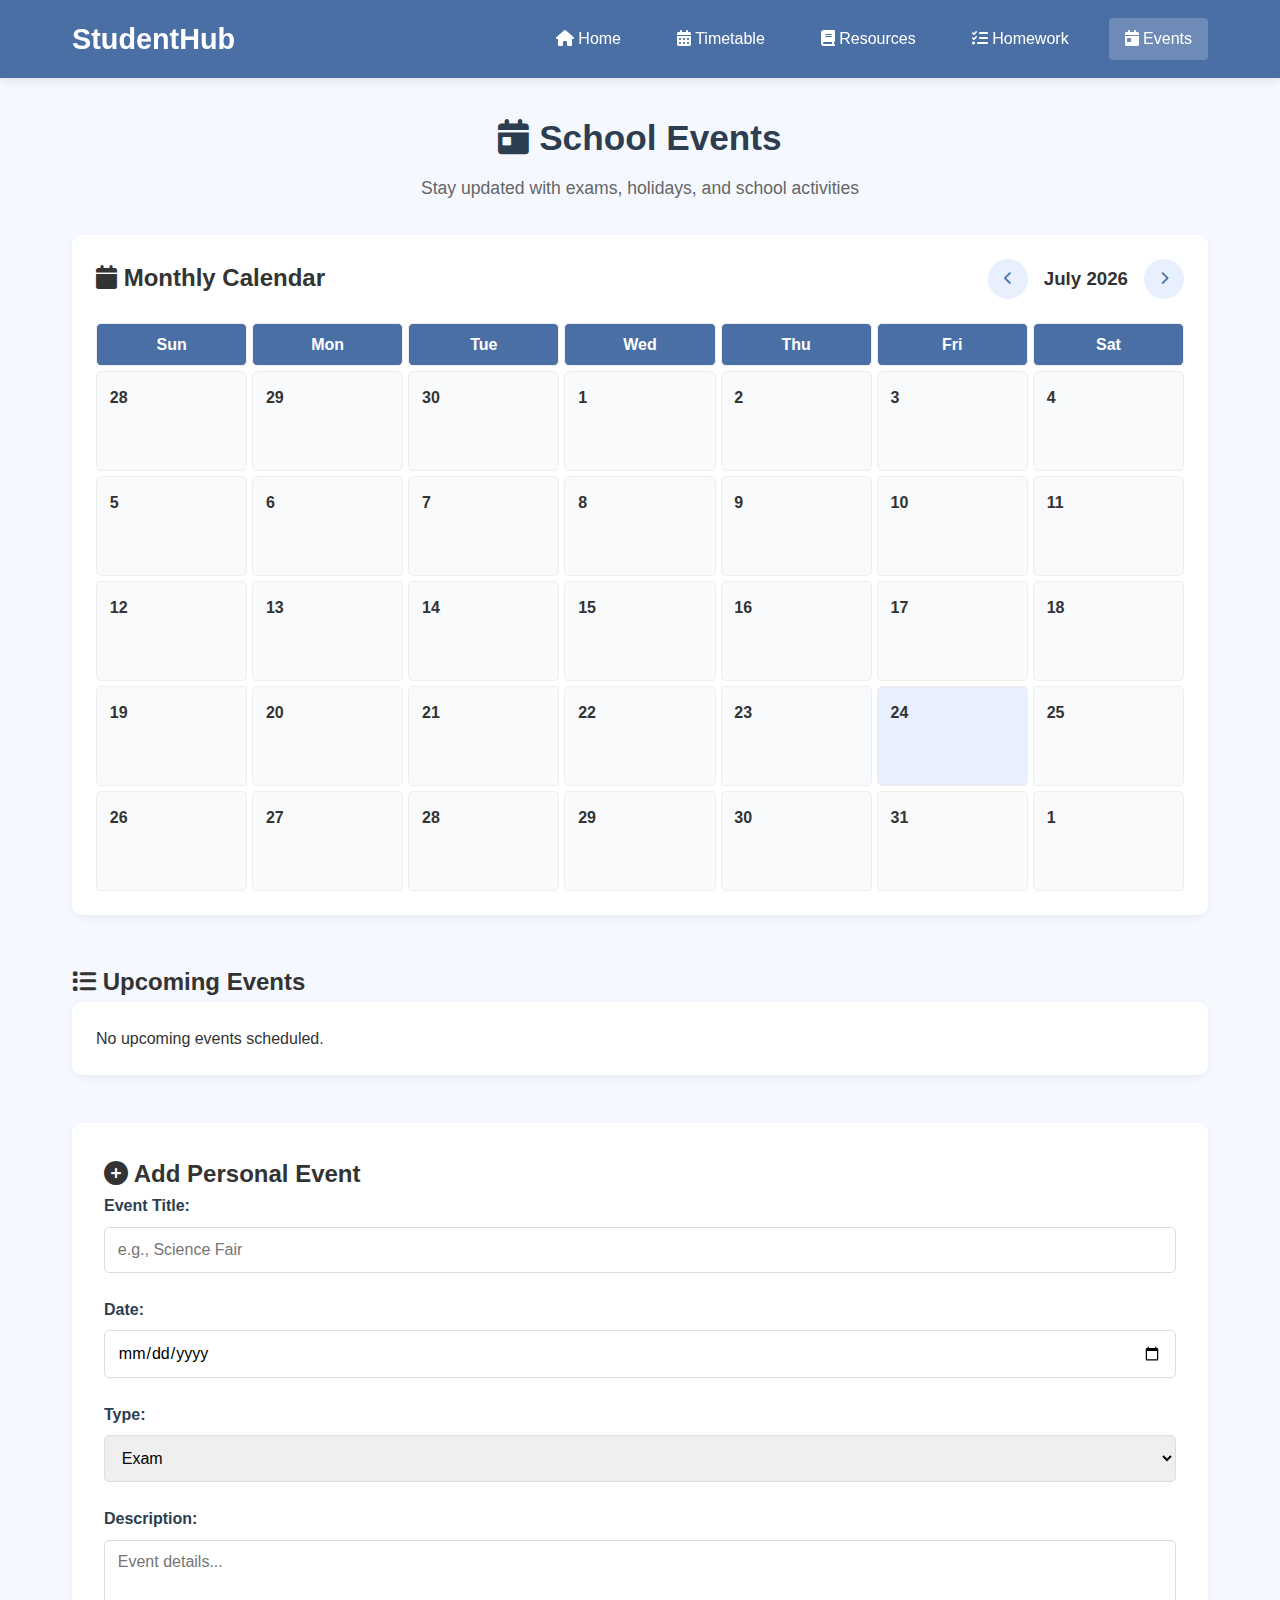
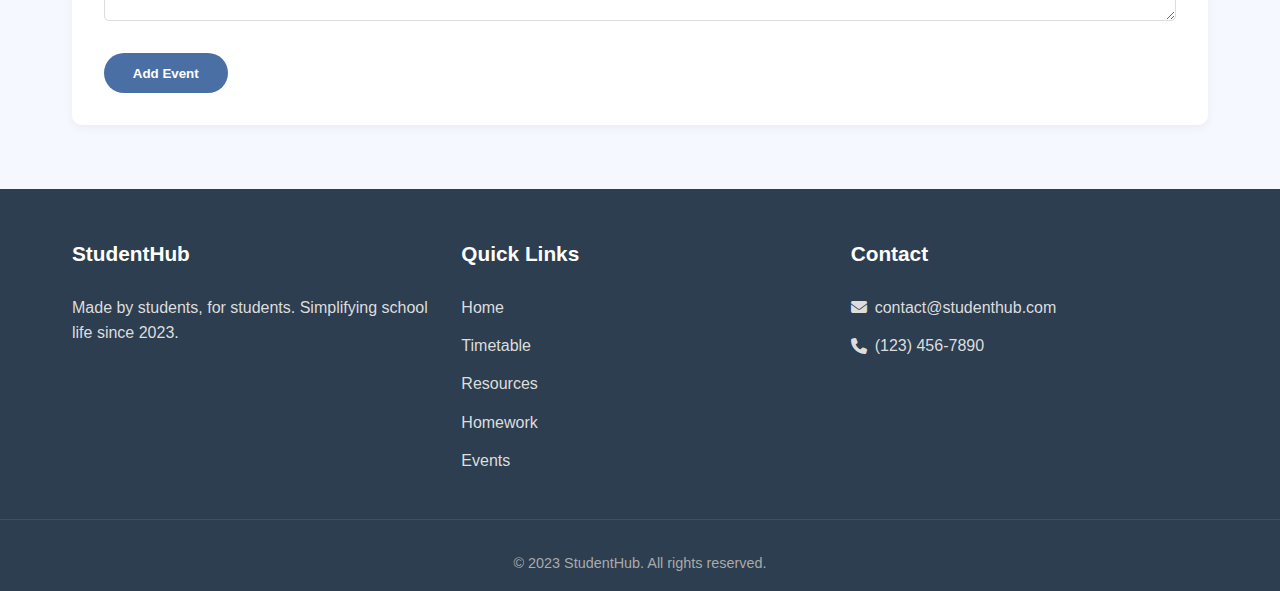
<file: StudentHub/events.html>
<!DOCTYPE html>
<html lang="en">
<head>
    <meta charset="UTF-8">
    <meta name="viewport" content="width=device-width, initial-scale=1.0">
    <title>StudentHub - School Events</title>
    <link rel="stylesheet" href="style.css">
    <link rel="stylesheet" href="https://cdnjs.cloudflare.com/ajax/libs/font-awesome/6.4.0/css/all.min.css">
</head>
<body>
    <!-- Navigation -->
    <nav class="navbar">
        <div class="nav-container">
            <a href="index.html" class="logo">StudentHub</a>
            <div class="nav-links">
                <a href="index.html"><i class="fas fa-home"></i> Home</a>
                <a href="timetable.html"><i class="fas fa-calendar-alt"></i> Timetable</a>
                <a href="resources.html"><i class="fas fa-book"></i> Resources</a>
                <a href="homework.html"><i class="fas fa-tasks"></i> Homework</a>
                <a href="events.html" class="active"><i class="fas fa-calendar-day"></i> Events</a>
                <a href="javascript:void(0);" class="icon" onclick="toggleMenu()">
                    <i class="fa fa-bars"></i>
                </a>
            </div>
        </div>
    </nav>

    <!-- Main Content -->
    <main class="page-content">
        <div class="page-header">
            <h1><i class="fas fa-calendar-day"></i> School Events</h1>
            <p>Stay updated with exams, holidays, and school activities</p>
        </div>
        
        <!-- Calendar View -->
        <div class="calendar-section">
            <div class="calendar-header">
                <h2><i class="fas fa-calendar"></i> Monthly Calendar</h2>
                <div class="calendar-nav">
                    <button id="prevMonth"><i class="fas fa-chevron-left"></i></button>
                    <h3 id="currentMonth">October 2023</h3>
                    <button id="nextMonth"><i class="fas fa-chevron-right"></i></button>
                </div>
            </div>
            <div class="calendar" id="calendar">
                <!-- Calendar will be generated by JavaScript -->
            </div>
        </div>
        
        <!-- Upcoming Events -->
        <div class="upcoming-events">
            <h2><i class="fas fa-list"></i> Upcoming Events</h2>
            <div class="events-list" id="eventsList">
                <!-- Events will be populated by JavaScript -->
            </div>
        </div>
        
        <!-- Add Event Form -->
        <div class="add-event">
            <h2><i class="fas fa-plus-circle"></i> Add Personal Event</h2>
            <form id="eventForm">
                <div class="form-group">
                    <label for="eventTitle">Event Title:</label>
                    <input type="text" id="eventTitle" placeholder="e.g., Science Fair" required>
                </div>
                <div class="form-group">
                    <label for="eventDate">Date:</label>
                    <input type="date" id="eventDate" required>
                </div>
                <div class="form-group">
                    <label for="eventType">Type:</label>
                    <select id="eventType" required>
                        <option value="exam">Exam</option>
                        <option value="holiday">Holiday</option>
                        <option value="activity">School Activity</option>
                        <option value="personal">Personal</option>
                        <option value="other">Other</option>
                    </select>
                </div>
                <div class="form-group">
                    <label for="eventDescription">Description:</label>
                    <textarea id="eventDescription" rows="3" placeholder="Event details..."></textarea>
                </div>
                <button type="submit" class="btn">Add Event</button>
            </form>
        </div>
    </main>

    <!-- Footer -->
    <footer>
        <div class="footer-content">
            <div class="footer-section">
                <h3>StudentHub</h3>
                <p>Made by students, for students. Simplifying school life since 2023.</p>
            </div>
            <div class="footer-section">
                <h3>Quick Links</h3>
                <a href="index.html">Home</a>
                <a href="timetable.html">Timetable</a>
                <a href="resources.html">Resources</a>
                <a href="homework.html">Homework</a>
                <a href="events.html">Events</a>
            </div>
            <div class="footer-section">
                <h3>Contact</h3>
                <p><i class="fas fa-envelope"></i> contact@studenthub.com</p>
                <p><i class="fas fa-phone"></i> (123) 456-7890</p>
            </div>
        </div>
        <div class="footer-bottom">
            <p>&copy; 2023 StudentHub. All rights reserved.</p>
        </div>
    </footer>

    <script src="script.js"></script>
</body>
</html>
</file>
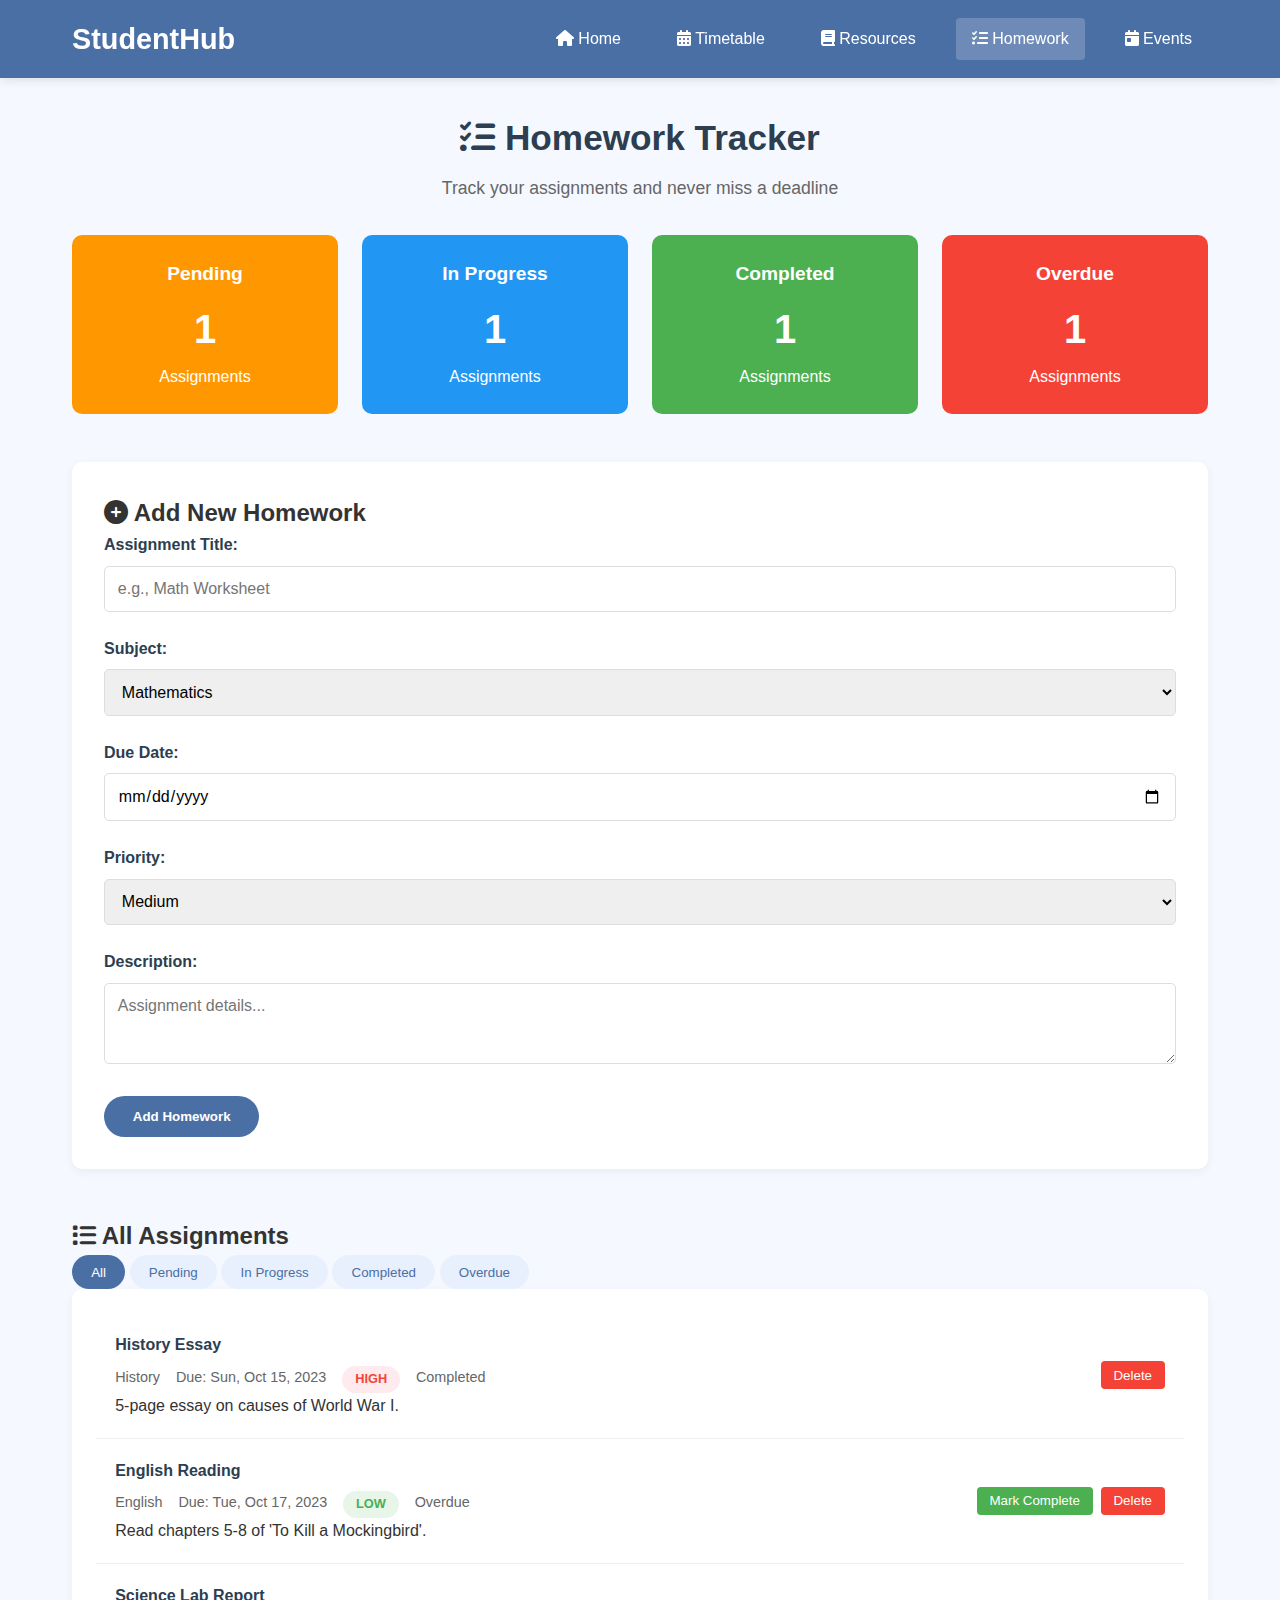
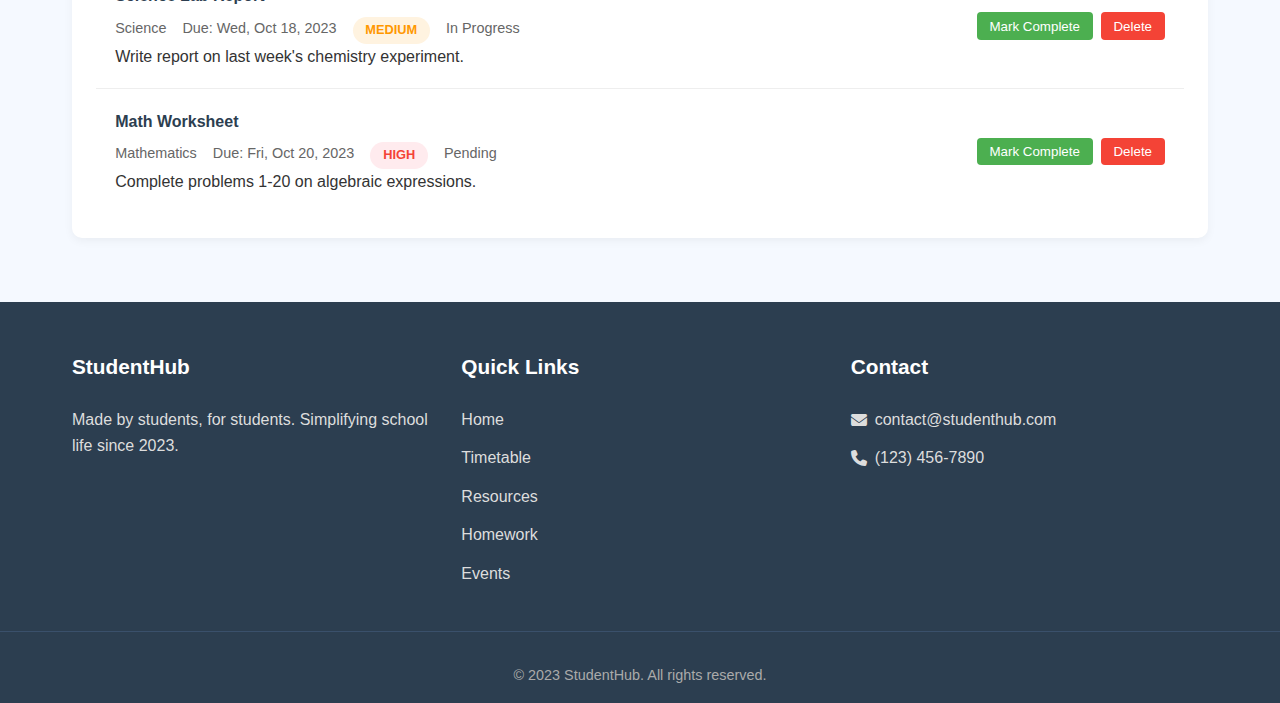
<file: StudentHub/homework.html>
<!DOCTYPE html>
<html lang="en">
<head>
    <meta charset="UTF-8">
    <meta name="viewport" content="width=device-width, initial-scale=1.0">
    <title>StudentHub - Homework Tracker</title>
    <link rel="stylesheet" href="style.css">
    <link rel="stylesheet" href="https://cdnjs.cloudflare.com/ajax/libs/font-awesome/6.4.0/css/all.min.css">
</head>
<body>
    <!-- Navigation -->
    <nav class="navbar">
        <div class="nav-container">
            <a href="index.html" class="logo">StudentHub</a>
            <div class="nav-links">
                <a href="index.html"><i class="fas fa-home"></i> Home</a>
                <a href="timetable.html"><i class="fas fa-calendar-alt"></i> Timetable</a>
                <a href="resources.html"><i class="fas fa-book"></i> Resources</a>
                <a href="homework.html" class="active"><i class="fas fa-tasks"></i> Homework</a>
                <a href="events.html"><i class="fas fa-calendar-day"></i> Events</a>
                <a href="javascript:void(0);" class="icon" onclick="toggleMenu()">
                    <i class="fa fa-bars"></i>
                </a>
            </div>
        </div>
    </nav>

    <!-- Main Content -->
    <main class="page-content">
        <div class="page-header">
            <h1><i class="fas fa-tasks"></i> Homework Tracker</h1>
            <p>Track your assignments and never miss a deadline</p>
        </div>
        
        <!-- Homework Summary -->
        <div class="summary-cards">
            <div class="summary-card pending">
                <h3>Pending</h3>
                <p id="pendingCount">0</p>
                <p>Assignments</p>
            </div>
            <div class="summary-card in-progress">
                <h3>In Progress</h3>
                <p id="inProgressCount">0</p>
                <p>Assignments</p>
            </div>
            <div class="summary-card completed">
                <h3>Completed</h3>
                <p id="completedCount">0</p>
                <p>Assignments</p>
            </div>
            <div class="summary-card overdue">
                <h3>Overdue</h3>
                <p id="overdueCount">0</p>
                <p>Assignments</p>
            </div>
        </div>
        
        <!-- Add Homework Form -->
        <div class="add-homework">
            <h2><i class="fas fa-plus-circle"></i> Add New Homework</h2>
            <form id="homeworkForm">
                <div class="form-group">
                    <label for="hwTitle">Assignment Title:</label>
                    <input type="text" id="hwTitle" placeholder="e.g., Math Worksheet" required>
                </div>
                <div class="form-group">
                    <label for="hwSubject">Subject:</label>
                    <select id="hwSubject" required>
                        <option value="math">Mathematics</option>
                        <option value="science">Science</option>
                        <option value="english">English</option>
                        <option value="history">History</option>
                        <option value="art">Art & Music</option>
                        <option value="other">Other</option>
                    </select>
                </div>
                <div class="form-group">
                    <label for="hwDueDate">Due Date:</label>
                    <input type="date" id="hwDueDate" required>
                </div>
                <div class="form-group">
                    <label for="hwPriority">Priority:</label>
                    <select id="hwPriority" required>
                        <option value="low">Low</option>
                        <option value="medium" selected>Medium</option>
                        <option value="high">High</option>
                    </select>
                </div>
                <div class="form-group">
                    <label for="hwDescription">Description:</label>
                    <textarea id="hwDescription" rows="3" placeholder="Assignment details..."></textarea>
                </div>
                <button type="submit" class="btn">Add Homework</button>
            </form>
        </div>
        
        <!-- Homework List -->
        <div class="homework-list">
            <h2><i class="fas fa-list"></i> All Assignments</h2>
            <div class="filter-options">
                <button class="filter-btn active" data-filter="all">All</button>
                <button class="filter-btn" data-filter="pending">Pending</button>
                <button class="filter-btn" data-filter="in-progress">In Progress</button>
                <button class="filter-btn" data-filter="completed">Completed</button>
                <button class="filter-btn" data-filter="overdue">Overdue</button>
            </div>
            <div class="assignments-container" id="assignmentsContainer">
                <!-- Assignments will be populated by JavaScript -->
            </div>
        </div>
    </main>

    <!-- Footer -->
    <footer>
        <div class="footer-content">
            <div class="footer-section">
                <h3>StudentHub</h3>
                <p>Made by students, for students. Simplifying school life since 2023.</p>
            </div>
            <div class="footer-section">
                <h3>Quick Links</h3>
                <a href="index.html">Home</a>
                <a href="timetable.html">Timetable</a>
                <a href="resources.html">Resources</a>
                <a href="homework.html">Homework</a>
                <a href="events.html">Events</a>
            </div>
            <div class="footer-section">
                <h3>Contact</h3>
                <p><i class="fas fa-envelope"></i> contact@studenthub.com</p>
                <p><i class="fas fa-phone"></i> (123) 456-7890</p>
            </div>
        </div>
        <div class="footer-bottom">
            <p>&copy; 2023 StudentHub. All rights reserved.</p>
        </div>
    </footer>

    <script src="script.js"></script>
</body>
</html>
</file>
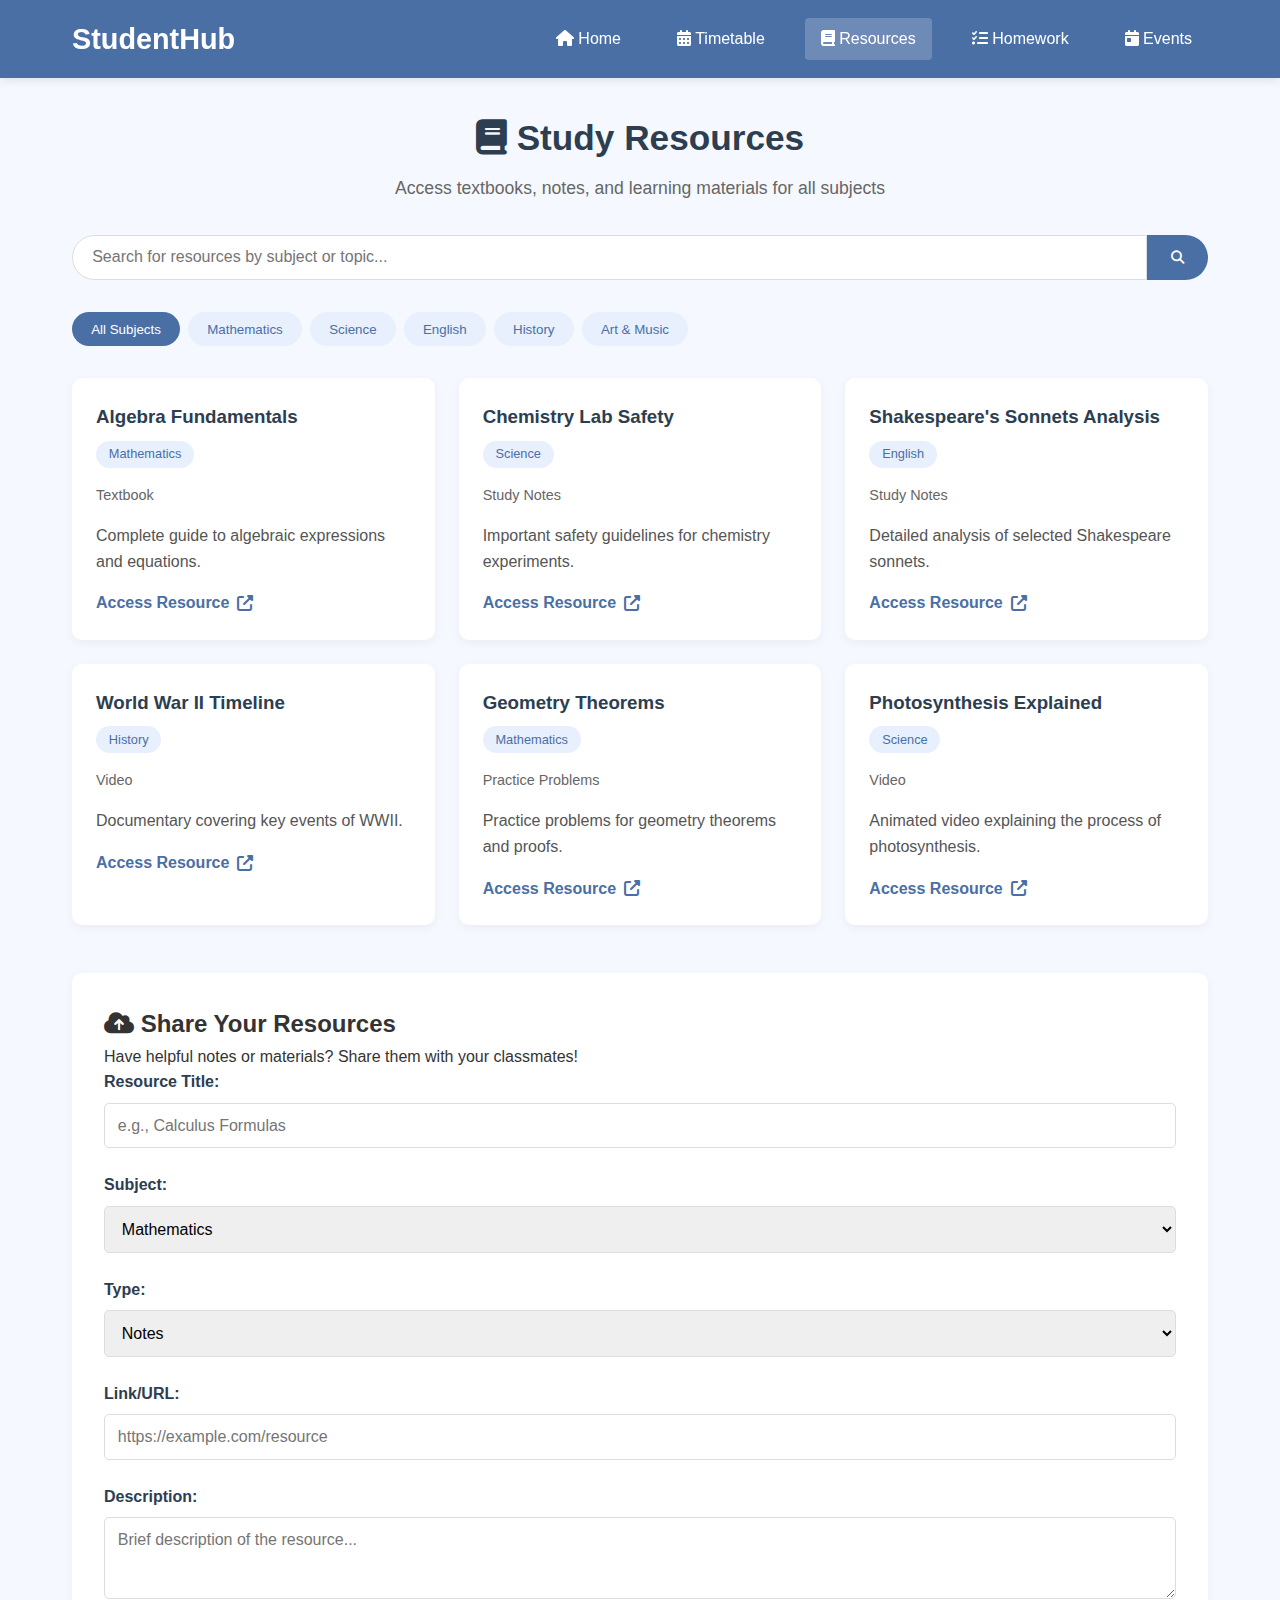
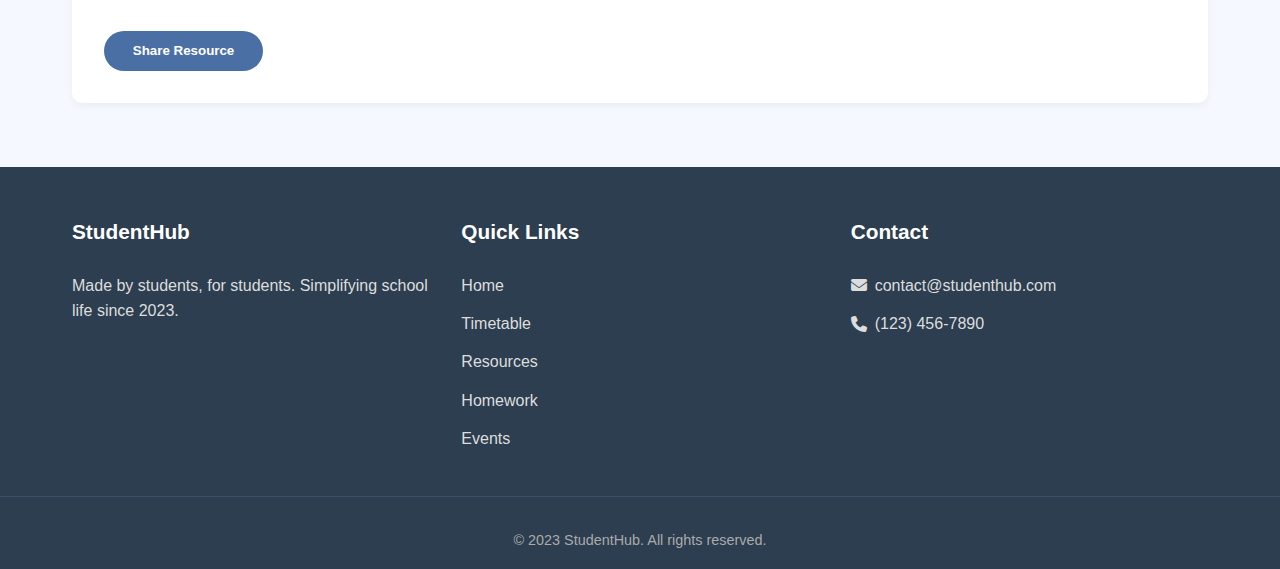
<file: StudentHub/resources.html>
<!DOCTYPE html>
<html lang="en">
<head>
    <meta charset="UTF-8">
    <meta name="viewport" content="width=device-width, initial-scale=1.0">
    <title>StudentHub - Study Resources</title>
    <link rel="stylesheet" href="style.css">
    <link rel="stylesheet" href="https://cdnjs.cloudflare.com/ajax/libs/font-awesome/6.4.0/css/all.min.css">
</head>
<body>
    <!-- Navigation -->
    <nav class="navbar">
        <div class="nav-container">
            <a href="index.html" class="logo">StudentHub</a>
            <div class="nav-links">
                <a href="index.html"><i class="fas fa-home"></i> Home</a>
                <a href="timetable.html"><i class="fas fa-calendar-alt"></i> Timetable</a>
                <a href="resources.html" class="active"><i class="fas fa-book"></i> Resources</a>
                <a href="homework.html"><i class="fas fa-tasks"></i> Homework</a>
                <a href="events.html"><i class="fas fa-calendar-day"></i> Events</a>
                <a href="javascript:void(0);" class="icon" onclick="toggleMenu()">
                    <i class="fa fa-bars"></i>
                </a>
            </div>
        </div>
    </nav>

    <!-- Main Content -->
    <main class="page-content">
        <div class="page-header">
            <h1><i class="fas fa-book"></i> Study Resources</h1>
            <p>Access textbooks, notes, and learning materials for all subjects</p>
        </div>
        
        <!-- Search Bar -->
        <div class="search-container">
            <input type="text" id="resourceSearch" placeholder="Search for resources by subject or topic...">
            <button id="searchBtn"><i class="fas fa-search"></i></button>
        </div>
        
        <!-- Subject Filters -->
        <div class="subject-filters">
            <button class="filter-btn active" data-filter="all">All Subjects</button>
            <button class="filter-btn" data-filter="math">Mathematics</button>
            <button class="filter-btn" data-filter="science">Science</button>
            <button class="filter-btn" data-filter="english">English</button>
            <button class="filter-btn" data-filter="history">History</button>
            <button class="filter-btn" data-filter="art">Art & Music</button>
        </div>
        
        <!-- Resources Grid -->
        <div class="resources-grid">
            <!-- Resource cards will be populated by JavaScript -->
        </div>
        
        <!-- Upload Section -->
        <div class="upload-section">
            <h2><i class="fas fa-cloud-upload-alt"></i> Share Your Resources</h2>
            <p>Have helpful notes or materials? Share them with your classmates!</p>
            <form id="uploadForm">
                <div class="form-group">
                    <label for="resourceTitle">Resource Title:</label>
                    <input type="text" id="resourceTitle" placeholder="e.g., Calculus Formulas" required>
                </div>
                <div class="form-group">
                    <label for="resourceSubject">Subject:</label>
                    <select id="resourceSubject" required>
                        <option value="math">Mathematics</option>
                        <option value="science">Science</option>
                        <option value="english">English</option>
                        <option value="history">History</option>
                        <option value="art">Art & Music</option>
                        <option value="other">Other</option>
                    </select>
                </div>
                <div class="form-group">
                    <label for="resourceType">Type:</label>
                    <select id="resourceType" required>
                        <option value="notes">Notes</option>
                        <option value="textbook">Textbook</option>
                        <option value="video">Video</option>
                        <option value="practice">Practice Problems</option>
                        <option value="other">Other</option>
                    </select>
                </div>
                <div class="form-group">
                    <label for="resourceLink">Link/URL:</label>
                    <input type="url" id="resourceLink" placeholder="https://example.com/resource" required>
                </div>
                <div class="form-group">
                    <label for="resourceDescription">Description:</label>
                    <textarea id="resourceDescription" rows="3" placeholder="Brief description of the resource..."></textarea>
                </div>
                <button type="submit" class="btn">Share Resource</button>
            </form>
        </div>
    </main>

    <!-- Footer -->
    <footer>
        <div class="footer-content">
            <div class="footer-section">
                <h3>StudentHub</h3>
                <p>Made by students, for students. Simplifying school life since 2023.</p>
            </div>
            <div class="footer-section">
                <h3>Quick Links</h3>
                <a href="index.html">Home</a>
                <a href="timetable.html">Timetable</a>
                <a href="resources.html">Resources</a>
                <a href="homework.html">Homework</a>
                <a href="events.html">Events</a>
            </div>
            <div class="footer-section">
                <h3>Contact</h3>
                <p><i class="fas fa-envelope"></i> contact@studenthub.com</p>
                <p><i class="fas fa-phone"></i> (123) 456-7890</p>
            </div>
        </div>
        <div class="footer-bottom">
            <p>&copy; 2023 StudentHub. All rights reserved.</p>
        </div>
    </footer>

    <script src="script.js"></script>
</body>
</html>
</file>
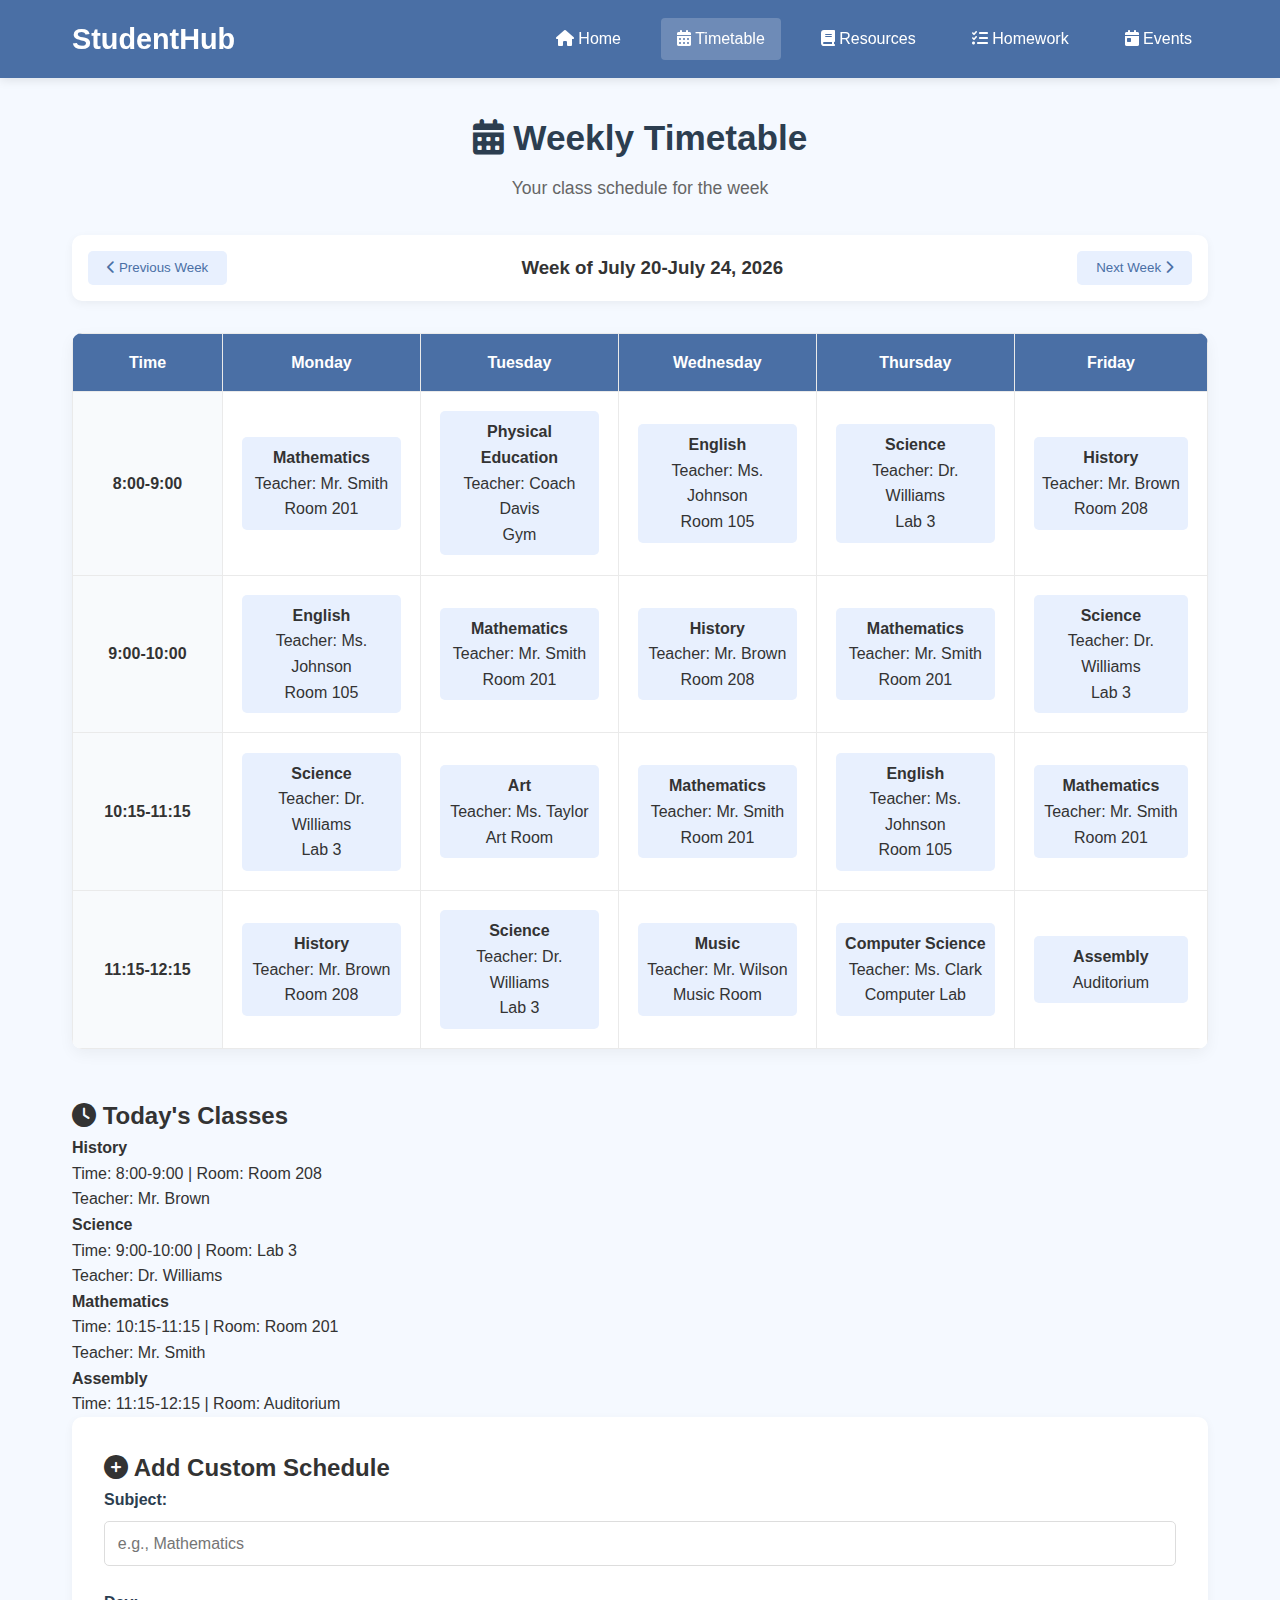
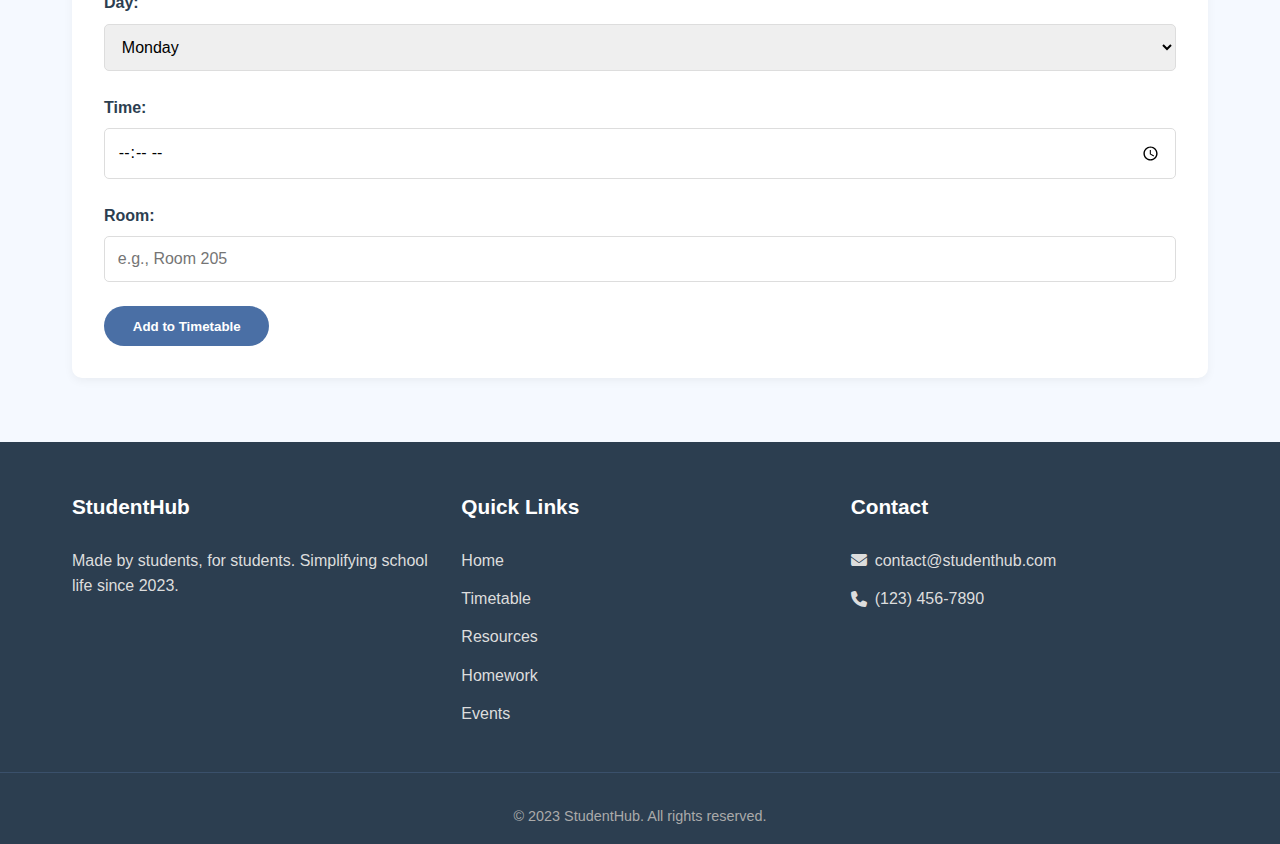
<file: StudentHub/timetable.html>
<!DOCTYPE html>
<html lang="en">
<head>
    <meta charset="UTF-8">
    <meta name="viewport" content="width=device-width, initial-scale=1.0">
    <title>StudentHub - Timetable</title>
    <link rel="stylesheet" href="style.css">
    <link rel="stylesheet" href="https://cdnjs.cloudflare.com/ajax/libs/font-awesome/6.4.0/css/all.min.css">
</head>
<body>
    <!-- Navigation -->
    <nav class="navbar">
        <div class="nav-container">
            <a href="index.html" class="logo">StudentHub</a>
            <div class="nav-links">
                <a href="index.html"><i class="fas fa-home"></i> Home</a>
                <a href="timetable.html" class="active"><i class="fas fa-calendar-alt"></i> Timetable</a>
                <a href="resources.html"><i class="fas fa-book"></i> Resources</a>
                <a href="homework.html"><i class="fas fa-tasks"></i> Homework</a>
                <a href="events.html"><i class="fas fa-calendar-day"></i> Events</a>
                <a href="javascript:void(0);" class="icon" onclick="toggleMenu()">
                    <i class="fa fa-bars"></i>
                </a>
            </div>
        </div>
    </nav>

    <!-- Main Content -->
    <main class="page-content">
        <div class="page-header">
            <h1><i class="fas fa-calendar-alt"></i> Weekly Timetable</h1>
            <p>Your class schedule for the week</p>
        </div>
        
        <!-- Week Selector -->
        <div class="week-selector">
            <button id="prevWeek"><i class="fas fa-chevron-left"></i> Previous Week</button>
            <h3 id="currentWeek">Week of October 16-20, 2023</h3>
            <button id="nextWeek">Next Week <i class="fas fa-chevron-right"></i></button>
        </div>
        
        <!-- Timetable -->
        <div class="timetable-container">
            <table class="timetable">
                <thead>
                    <tr>
                        <th>Time</th>
                        <th>Monday</th>
                        <th>Tuesday</th>
                        <th>Wednesday</th>
                        <th>Thursday</th>
                        <th>Friday</th>
                    </tr>
                </thead>
                <tbody id="timetableBody">
                    <!-- Timetable will be generated by JavaScript -->
                </tbody>
            </table>
        </div>
        
        <!-- Today's Classes -->
        <div class="todays-classes">
            <h2><i class="fas fa-clock"></i> Today's Classes</h2>
            <div class="classes-list" id="todaysClasses">
                <!-- Today's classes will be populated by JavaScript -->
            </div>
        </div>
        
        <!-- Add Custom Schedule -->
        <div class="add-schedule">
            <h2><i class="fas fa-plus-circle"></i> Add Custom Schedule</h2>
            <form id="scheduleForm">
                <div class="form-group">
                    <label for="subject">Subject:</label>
                    <input type="text" id="subject" placeholder="e.g., Mathematics" required>
                </div>
                <div class="form-group">
                    <label for="day">Day:</label>
                    <select id="day" required>
                        <option value="monday">Monday</option>
                        <option value="tuesday">Tuesday</option>
                        <option value="wednesday">Wednesday</option>
                        <option value="thursday">Thursday</option>
                        <option value="friday">Friday</option>
                    </select>
                </div>
                <div class="form-group">
                    <label for="time">Time:</label>
                    <input type="time" id="time" required>
                </div>
                <div class="form-group">
                    <label for="room">Room:</label>
                    <input type="text" id="room" placeholder="e.g., Room 205">
                </div>
                <button type="submit" class="btn">Add to Timetable</button>
            </form>
        </div>
    </main>

    <!-- Footer -->
    <footer>
        <div class="footer-content">
            <div class="footer-section">
                <h3>StudentHub</h3>
                <p>Made by students, for students. Simplifying school life since 2023.</p>
            </div>
            <div class="footer-section">
                <h3>Quick Links</h3>
                <a href="index.html">Home</a>
                <a href="timetable.html">Timetable</a>
                <a href="resources.html">Resources</a>
                <a href="homework.html">Homework</a>
                <a href="events.html">Events</a>
            </div>
            <div class="footer-section">
                <h3>Contact</h3>
                <p><i class="fas fa-envelope"></i> contact@studenthub.com</p>
                <p><i class="fas fa-phone"></i> (123) 456-7890</p>
            </div>
        </div>
        <div class="footer-bottom">
            <p>&copy; 2023 StudentHub. All rights reserved.</p>
        </div>
    </footer>

    <script src="script.js"></script>
</body>
</html>
</file>
<file: StudentHub/style.css>
/* Reset and Base Styles */
* {
    margin: 0;
    padding: 0;
    box-sizing: border-box;
    font-family: 'Segoe UI', Tahoma, Geneva, Verdana, sans-serif;
}

body {
    background-color: #f5f9ff;
    color: #333;
    line-height: 1.6;
}

/* Navigation */
.navbar {
    background-color: #4a6fa5;
    color: white;
    padding: 1rem 0;
    position: sticky;
    top: 0;
    z-index: 1000;
    box-shadow: 0 2px 10px rgba(0, 0, 0, 0.1);
}

.nav-container {
    max-width: 1200px;
    margin: 0 auto;
    display: flex;
    justify-content: space-between;
    align-items: center;
    padding: 0 2rem;
}

.logo {
    font-size: 1.8rem;
    font-weight: bold;
    color: white;
    text-decoration: none;
}

.nav-links {
    display: flex;
    gap: 1.5rem;
}

.nav-links a {
    color: white;
    text-decoration: none;
    font-weight: 500;
    padding: 0.5rem 1rem;
    border-radius: 4px;
    transition: background-color 0.3s;
}

.nav-links a:hover {
    background-color: rgba(255, 255, 255, 0.1);
}

.nav-links a.active {
    background-color: rgba(255, 255, 255, 0.2);
}

.icon {
    display: none;
}

/* Hero Section */
.hero {
    max-width: 1200px;
    margin: 2rem auto;
    padding: 2rem;
    display: flex;
    flex-wrap: wrap;
    align-items: center;
    justify-content: space-between;
    gap: 2rem;
}

.hero-content {
    flex: 1;
    min-width: 300px;
}

.hero h1 {
    font-size: 2.8rem;
    color: #2c3e50;
    margin-bottom: 1rem;
}

.hero p {
    font-size: 1.2rem;
    color: #555;
    margin-bottom: 2rem;
}

.hero-image {
    flex: 1;
    min-width: 300px;
    border-radius: 10px;
    overflow: hidden;
    box-shadow: 0 5px 15px rgba(0, 0, 0, 0.1);
}

.hero-image img {
    width: 100%;
    height: auto;
    display: block;
}

/* Buttons */
.btn {
    display: inline-block;
    background-color: #4a6fa5;
    color: white;
    padding: 0.8rem 1.8rem;
    border-radius: 30px;
    text-decoration: none;
    font-weight: 600;
    border: none;
    cursor: pointer;
    transition: background-color 0.3s, transform 0.3s;
}

.btn:hover {
    background-color: #3a5a8c;
    transform: translateY(-3px);
}

/* Features Section */
.features {
    max-width: 1200px;
    margin: 4rem auto;
    padding: 2rem;
}

.features h2 {
    text-align: center;
    color: #2c3e50;
    margin-bottom: 3rem;
    font-size: 2.2rem;
}

.features-grid {
    display: grid;
    grid-template-columns: repeat(auto-fit, minmax(250px, 1fr));
    gap: 2rem;
}

.feature-card {
    background-color: white;
    border-radius: 10px;
    padding: 2rem;
    box-shadow: 0 5px 15px rgba(0, 0, 0, 0.05);
    transition: transform 0.3s, box-shadow 0.3s;
}

.feature-card:hover {
    transform: translateY(-10px);
    box-shadow: 0 10px 25px rgba(0, 0, 0, 0.1);
}

.feature-icon {
    background-color: #e8f0fe;
    width: 70px;
    height: 70px;
    border-radius: 50%;
    display: flex;
    align-items: center;
    justify-content: center;
    margin-bottom: 1.5rem;
}

.feature-icon i {
    font-size: 1.8rem;
    color: #4a6fa5;
}

.feature-card h3 {
    color: #2c3e50;
    margin-bottom: 1rem;
}

.feature-card p {
    color: #666;
    margin-bottom: 1.5rem;
}

.feature-link {
    color: #4a6fa5;
    text-decoration: none;
    font-weight: 600;
}

/* Stats Section */
.stats {
    max-width: 1200px;
    margin: 4rem auto;
    padding: 2rem;
    display: grid;
    grid-template-columns: repeat(auto-fit, minmax(200px, 1fr));
    gap: 2rem;
    text-align: center;
}

.stat-item {
    background-color: white;
    padding: 2rem;
    border-radius: 10px;
    box-shadow: 0 5px 15px rgba(0, 0, 0, 0.05);
}

.stat-item h3 {
    font-size: 2.5rem;
    color: #4a6fa5;
    margin-bottom: 0.5rem;
}

.stat-item p {
    color: #666;
    font-weight: 500;
}

/* Page Content (for non-home pages) */
.page-content {
    max-width: 1200px;
    margin: 2rem auto;
    padding: 0 2rem;
}

.page-header {
    margin-bottom: 2rem;
    text-align: center;
}

.page-header h1 {
    color: #2c3e50;
    font-size: 2.2rem;
    margin-bottom: 0.5rem;
}

.page-header p {
    color: #666;
    font-size: 1.1rem;
}

/* Timetable Styles */
.week-selector {
    display: flex;
    justify-content: space-between;
    align-items: center;
    margin-bottom: 2rem;
    padding: 1rem;
    background-color: white;
    border-radius: 10px;
    box-shadow: 0 3px 10px rgba(0, 0, 0, 0.05);
}

.week-selector button {
    padding: 0.6rem 1.2rem;
    background-color: #e8f0fe;
    border: none;
    border-radius: 5px;
    cursor: pointer;
    font-weight: 500;
    color: #4a6fa5;
    transition: background-color 0.3s;
}

.week-selector button:hover {
    background-color: #d0e1ff;
}

.timetable-container {
    overflow-x: auto;
    margin-bottom: 3rem;
    background-color: white;
    border-radius: 10px;
    box-shadow: 0 5px 15px rgba(0, 0, 0, 0.05);
}

.timetable {
    width: 100%;
    border-collapse: collapse;
}

.timetable th, .timetable td {
    padding: 1rem;
    text-align: center;
    border: 1px solid #eaeaea;
}

.timetable th {
    background-color: #4a6fa5;
    color: white;
    font-weight: 600;
}

.timetable td {
    min-width: 150px;
}

.timetable .time-cell {
    background-color: #f8fafc;
    font-weight: 600;
}

.timetable .class-cell {
    background-color: #e8f0fe;
    border-radius: 5px;
    margin: 0.2rem;
    padding: 0.5rem;
}

/* Resources Styles */
.search-container {
    display: flex;
    margin-bottom: 2rem;
}

.search-container input {
    flex: 1;
    padding: 0.8rem 1.2rem;
    border: 1px solid #ddd;
    border-radius: 30px 0 0 30px;
    font-size: 1rem;
}

.search-container button {
    padding: 0.8rem 1.5rem;
    background-color: #4a6fa5;
    color: white;
    border: none;
    border-radius: 0 30px 30px 0;
    cursor: pointer;
}

.subject-filters {
    display: flex;
    flex-wrap: wrap;
    gap: 0.5rem;
    margin-bottom: 2rem;
}

.filter-btn {
    padding: 0.6rem 1.2rem;
    background-color: #e8f0fe;
    border: none;
    border-radius: 30px;
    cursor: pointer;
    font-weight: 500;
    color: #4a6fa5;
    transition: all 0.3s;
}

.filter-btn.active, .filter-btn:hover {
    background-color: #4a6fa5;
    color: white;
}

.resources-grid {
    display: grid;
    grid-template-columns: repeat(auto-fill, minmax(300px, 1fr));
    gap: 1.5rem;
    margin-bottom: 3rem;
}

.resource-card {
    background-color: white;
    border-radius: 10px;
    padding: 1.5rem;
    box-shadow: 0 3px 10px rgba(0, 0, 0, 0.05);
    transition: transform 0.3s;
}

.resource-card:hover {
    transform: translateY(-5px);
}

.resource-card h3 {
    color: #2c3e50;
    margin-bottom: 0.5rem;
}

.resource-card .subject {
    display: inline-block;
    padding: 0.2rem 0.8rem;
    background-color: #e8f0fe;
    color: #4a6fa5;
    border-radius: 30px;
    font-size: 0.8rem;
    margin-bottom: 1rem;
}

.resource-card .type {
    color: #666;
    font-size: 0.9rem;
    margin-bottom: 1rem;
}

.resource-card .description {
    color: #555;
    margin-bottom: 1rem;
}

.resource-card a {
    color: #4a6fa5;
    text-decoration: none;
    font-weight: 600;
    display: inline-flex;
    align-items: center;
    gap: 0.5rem;
}

/* Homework Styles */
.summary-cards {
    display: grid;
    grid-template-columns: repeat(auto-fit, minmax(200px, 1fr));
    gap: 1.5rem;
    margin-bottom: 3rem;
}

.summary-card {
    padding: 1.5rem;
    border-radius: 10px;
    color: white;
    text-align: center;
}

.summary-card h3 {
    font-size: 1.2rem;
    margin-bottom: 0.5rem;
}

.summary-card p:nth-child(2) {
    font-size: 2.5rem;
    font-weight: bold;
    margin-bottom: 0.2rem;
}

.summary-card.pending {
    background-color: #ff9800;
}

.summary-card.in-progress {
    background-color: #2196f3;
}

.summary-card.completed {
    background-color: #4caf50;
}

.summary-card.overdue {
    background-color: #f44336;
}

.assignments-container {
    background-color: white;
    border-radius: 10px;
    padding: 1.5rem;
    box-shadow: 0 3px 10px rgba(0, 0, 0, 0.05);
}

.assignment-item {
    padding: 1.2rem;
    border-bottom: 1px solid #eee;
    display: flex;
    justify-content: space-between;
    align-items: center;
    flex-wrap: wrap;
}

.assignment-item:last-child {
    border-bottom: none;
}

.assignment-info h4 {
    color: #2c3e50;
    margin-bottom: 0.5rem;
}

.assignment-meta {
    display: flex;
    gap: 1rem;
    color: #666;
    font-size: 0.9rem;
}

.priority {
    padding: 0.2rem 0.8rem;
    border-radius: 30px;
    font-size: 0.8rem;
    font-weight: 600;
}

.priority.high {
    background-color: #ffebee;
    color: #f44336;
}

.priority.medium {
    background-color: #fff3e0;
    color: #ff9800;
}

.priority.low {
    background-color: #e8f5e9;
    color: #4caf50;
}

.assignment-actions {
    display: flex;
    gap: 0.5rem;
}

.assignment-actions button {
    padding: 0.4rem 0.8rem;
    border: none;
    border-radius: 4px;
    cursor: pointer;
    font-weight: 500;
}

.btn-complete {
    background-color: #4caf50;
    color: white;
}

.btn-delete {
    background-color: #f44336;
    color: white;
}

/* Calendar Styles */
.calendar-section {
    background-color: white;
    border-radius: 10px;
    padding: 1.5rem;
    box-shadow: 0 3px 10px rgba(0, 0, 0, 0.05);
    margin-bottom: 3rem;
}

.calendar-header {
    display: flex;
    justify-content: space-between;
    align-items: center;
    margin-bottom: 1.5rem;
    flex-wrap: wrap;
}

.calendar-nav {
    display: flex;
    align-items: center;
    gap: 1rem;
}

.calendar-nav button {
    background-color: #e8f0fe;
    border: none;
    width: 40px;
    height: 40px;
    border-radius: 50%;
    cursor: pointer;
    color: #4a6fa5;
    font-weight: bold;
    transition: background-color 0.3s;
}

.calendar-nav button:hover {
    background-color: #d0e1ff;
}

.calendar {
    display: grid;
    grid-template-columns: repeat(7, 1fr);
    gap: 5px;
}

.calendar-day {
    background-color: #f8fafc;
    padding: 0.8rem;
    min-height: 100px;
    border-radius: 5px;
    border: 1px solid #eee;
}

.calendar-day.header {
    background-color: #4a6fa5;
    color: white;
    text-align: center;
    font-weight: 600;
    padding: 0.5rem;
    min-height: auto;
}

.calendar-day .date {
    font-weight: 600;
    margin-bottom: 0.5rem;
}

.calendar-day .event {
    background-color: #e8f0fe;
    padding: 0.2rem 0.5rem;
    border-radius: 3px;
    margin-bottom: 0.3rem;
    font-size: 0.8rem;
    color: #4a6fa5;
}

.events-list {
    background-color: white;
    border-radius: 10px;
    padding: 1.5rem;
    box-shadow: 0 3px 10px rgba(0, 0, 0, 0.05);
    margin-bottom: 3rem;
}

.event-item {
    padding: 1rem;
    border-left: 4px solid #4a6fa5;
    margin-bottom: 1rem;
    background-color: #f8fafc;
    border-radius: 0 5px 5px 0;
}

.event-item h4 {
    color: #2c3e50;
    margin-bottom: 0.5rem;
}

.event-item .event-date {
    color: #666;
    font-size: 0.9rem;
    margin-bottom: 0.5rem;
}

/* Form Styles */
.add-schedule, .upload-section, .add-homework, .add-event {
    background-color: white;
    border-radius: 10px;
    padding: 2rem;
    box-shadow: 0 3px 10px rgba(0, 0, 0, 0.05);
    margin-bottom: 3rem;
}

.form-group {
    margin-bottom: 1.5rem;
}

.form-group label {
    display: block;
    margin-bottom: 0.5rem;
    font-weight: 600;
    color: #2c3e50;
}

.form-group input, 
.form-group select, 
.form-group textarea {
    width: 100%;
    padding: 0.8rem;
    border: 1px solid #ddd;
    border-radius: 5px;
    font-size: 1rem;
}

.form-group textarea {
    resize: vertical;
}

/* Footer */
footer {
    background-color: #2c3e50;
    color: white;
    padding: 3rem 0 1rem;
    margin-top: 4rem;
}

.footer-content {
    max-width: 1200px;
    margin: 0 auto;
    display: grid;
    grid-template-columns: repeat(auto-fit, minmax(250px, 1fr));
    gap: 2rem;
    padding: 0 2rem;
}

.footer-section h3 {
    margin-bottom: 1.5rem;
    font-size: 1.3rem;
}

.footer-section a {
    display: block;
    color: #ddd;
    text-decoration: none;
    margin-bottom: 0.8rem;
    transition: color 0.3s;
}

.footer-section a:hover {
    color: white;
}

.footer-section p {
    color: #ddd;
    margin-bottom: 0.8rem;
    display: flex;
    align-items: center;
    gap: 0.5rem;
}

.footer-bottom {
    text-align: center;
    padding-top: 2rem;
    margin-top: 2rem;
    border-top: 1px solid #3a506b;
    color: #aaa;
    font-size: 0.9rem;
}

/* Responsive Styles */
@media (max-width: 768px) {
    .nav-links a:not(.icon) {
        display: none;
    }
    
    .nav-links a.icon {
        display: block;
    }
    
    .nav-links.responsive {
        position: relative;
    }
    
    .nav-links.responsive a.icon {
        position: absolute;
        right: 0;
        top: 0;
    }
    
    .nav-links.responsive a {
        display: block;
        text-align: left;
        margin: 0.5rem 0;
    }
    
    .hero h1 {
        font-size: 2.2rem;
    }
    
    .week-selector {
        flex-direction: column;
        gap: 1rem;
    }
    
    .calendar-day {
        min-height: 80px;
        padding: 0.5rem;
    }
    
    .summary-cards {
        grid-template-columns: repeat(2, 1fr);
    }
}

@media (max-width: 480px) {
    .nav-container {
        padding: 0 1rem;
    }
    
    .hero, .features, .stats, .page-content {
        padding: 1rem;
    }
    
    .features-grid, .stats {
        grid-template-columns: 1fr;
    }
    
    .summary-cards {
        grid-template-columns: 1fr;
    }
}
</file>
